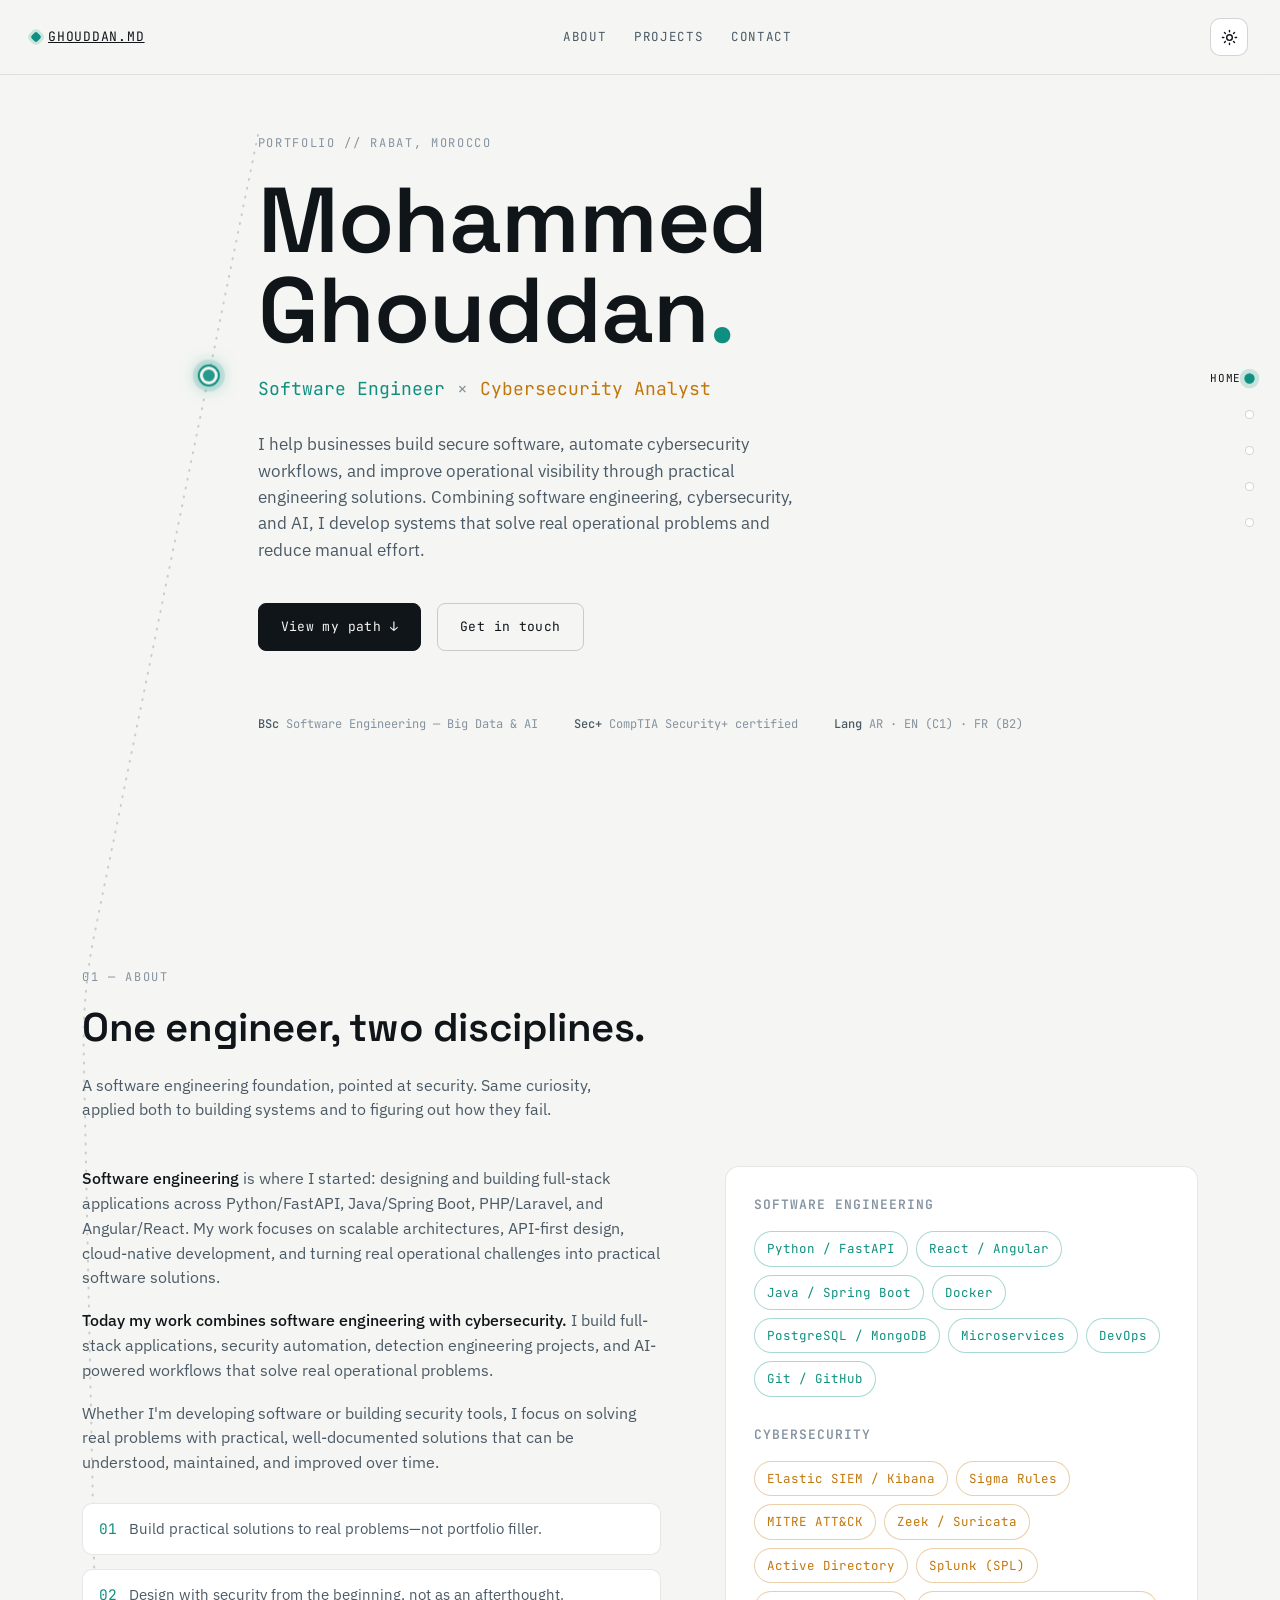
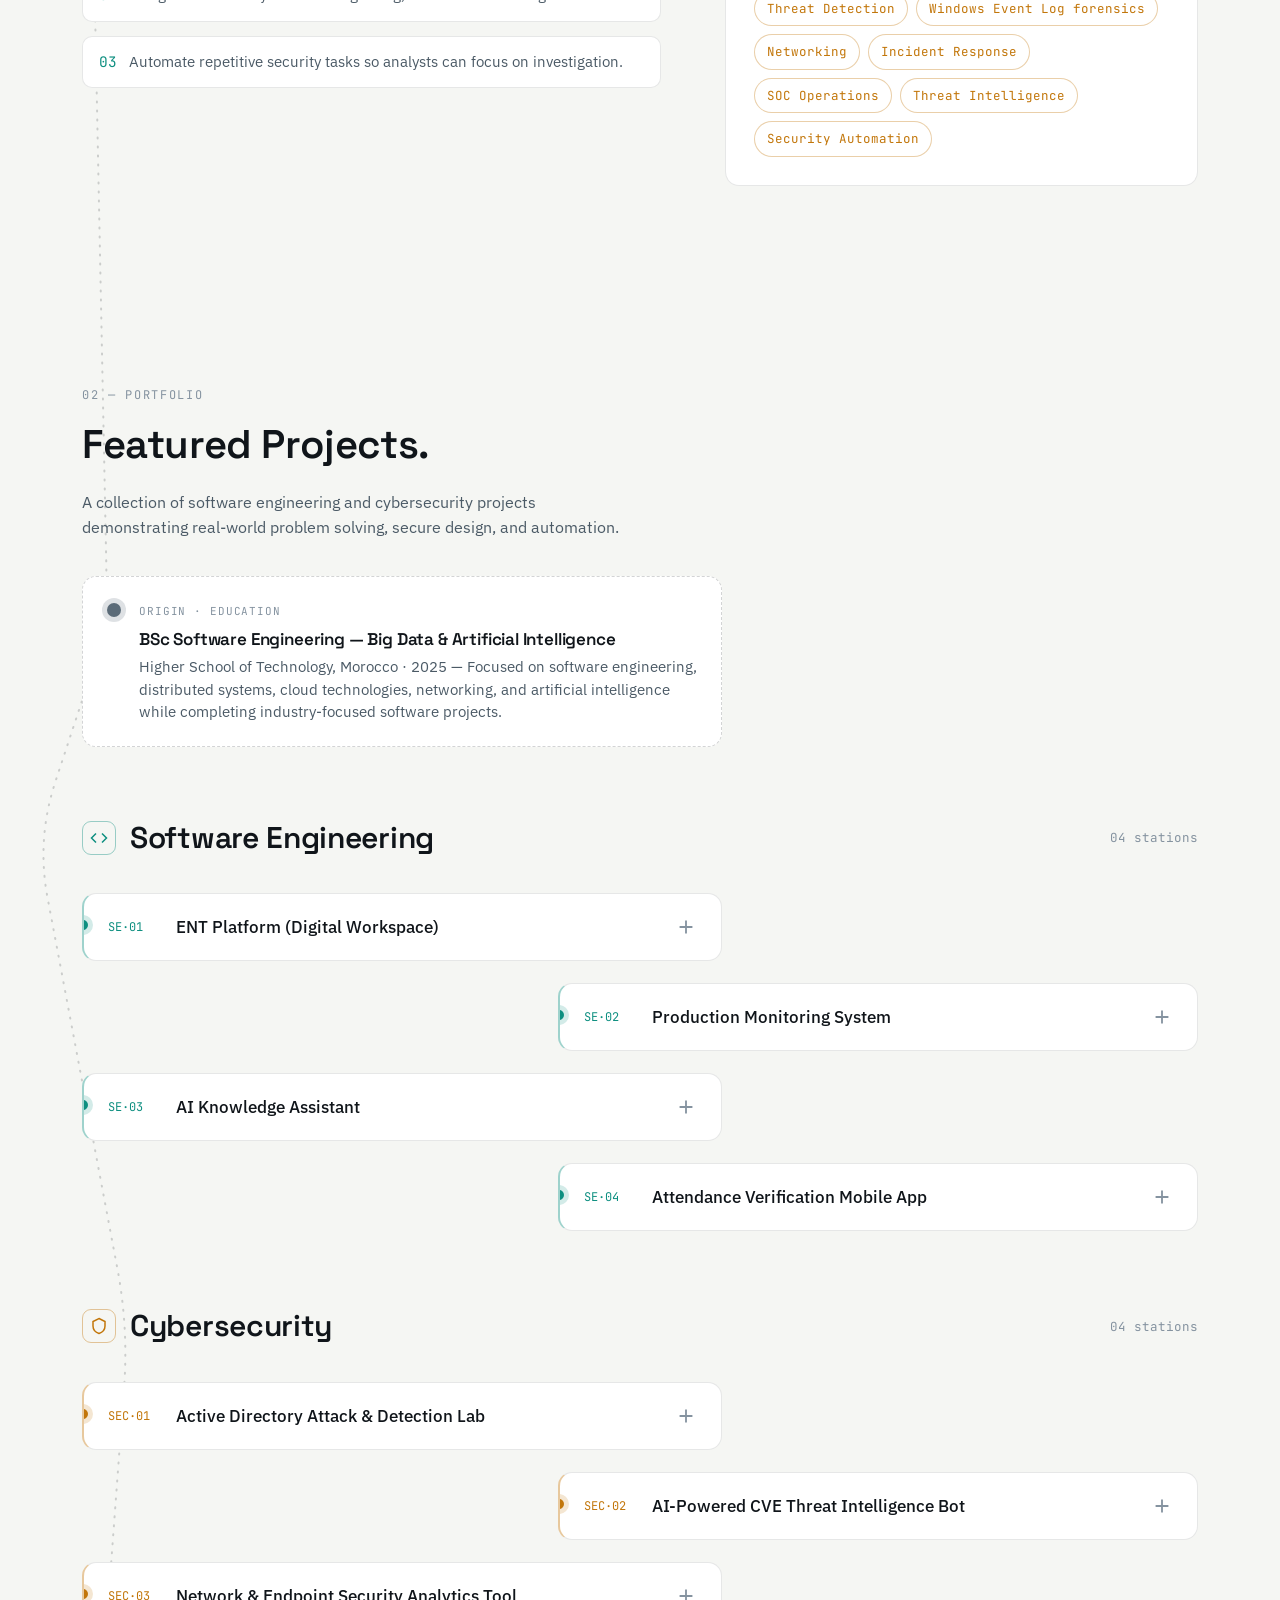
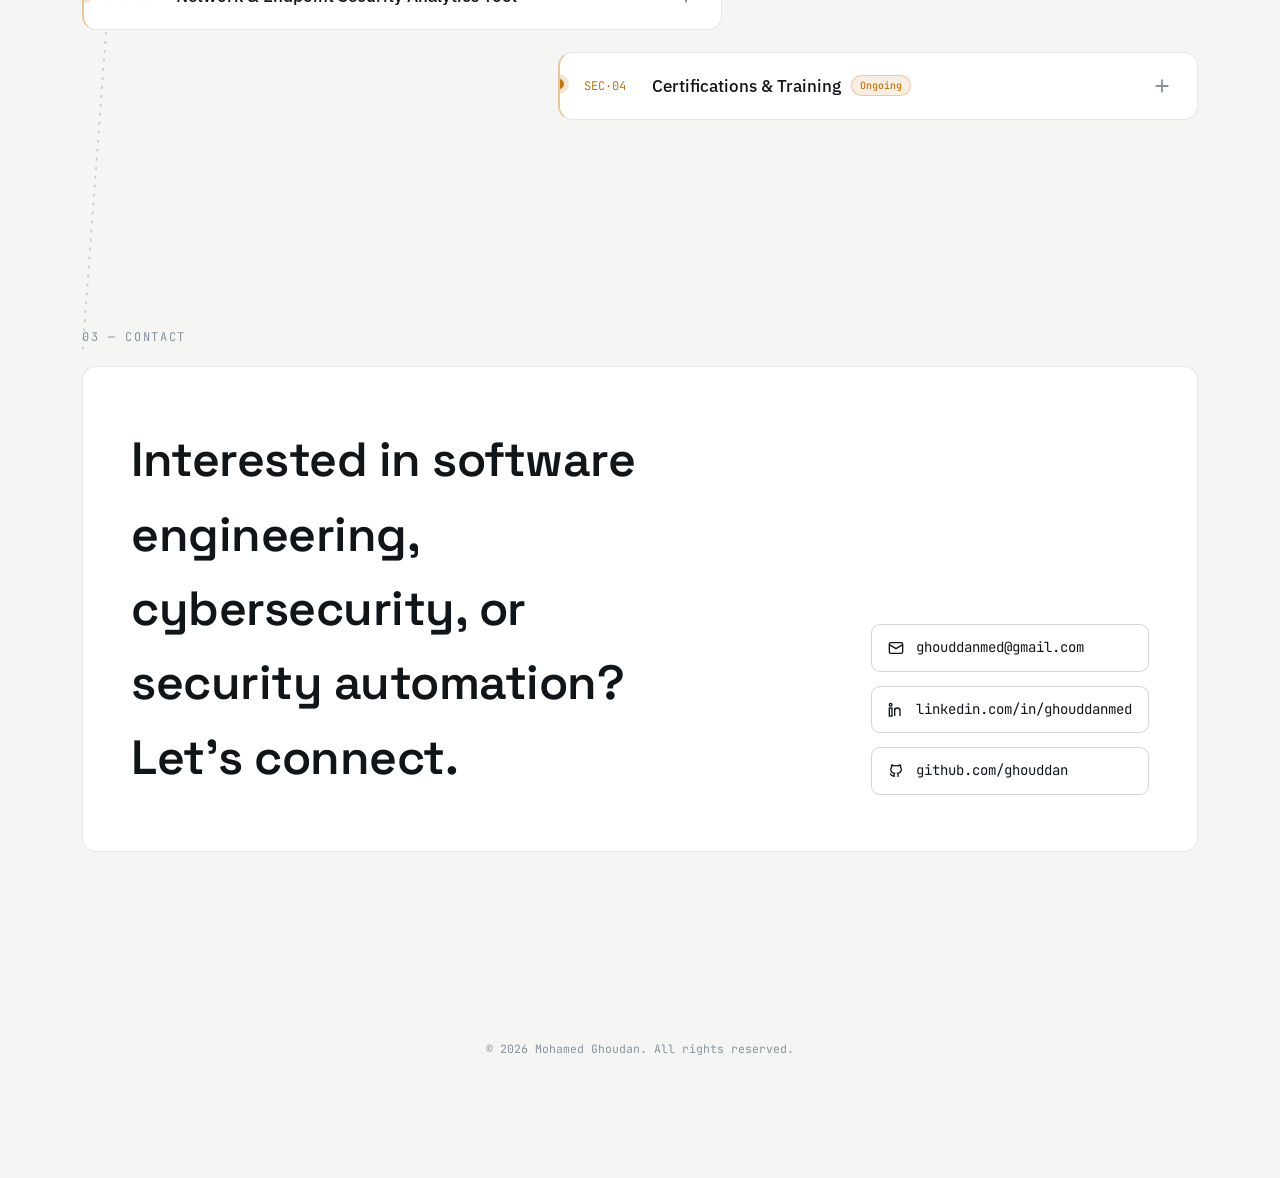
<file: index.html>
<!DOCTYPE html>
<html lang="en" data-theme="dark">
<head>
<meta charset="UTF-8">
<meta name="viewport" content="width=device-width, initial-scale=1.0">
<title>Mohammed Ghouddan — Software Engineer / Cybersecurity Analyst</title>
<meta name="description" content="Portfolio of Mohammed Ghouddan — Software Engineering and Cybersecurity projects, skills and roadmap.">
<link rel="preconnect" href="https://fonts.googleapis.com">
<link rel="preconnect" href="https://fonts.gstatic.com" crossorigin>
<link href="https://fonts.googleapis.com/css2?family=Space+Grotesk:wght@400;500;600;700&family=IBM+Plex+Sans:wght@400;500;600&family=JetBrains+Mono:wght@400;500;600&display=swap" rel="stylesheet">
<link rel="icon" type="image/x-icon" href="favicon2.png">
<link rel="stylesheet" href="GHOUDDAN.css">
</head>
<body>

<header class="topnav">
  <a href="#hero" class="brand"><span class="brand-dot"></span> GHOUDDAN.MD</a>
  <nav class="topnav-links">
    <a href="#about">About</a>
    <a href="#portfolio">Projects</a>
    <a href="#contact">Contact</a>
  </nav>
  <button class="theme-toggle" id="themeToggle" aria-label="Toggle dark and light mode">
    <svg class="icon-sun" viewBox="0 0 24 24" fill="none" stroke-width="2" stroke-linecap="round"><circle cx="12" cy="12" r="4"/><path d="M12 2v2M12 20v2M4.9 4.9l1.4 1.4M17.7 17.7l1.4 1.4M2 12h2M20 12h2M4.9 19.1l1.4-1.4M17.7 6.3l1.4-1.4"/></svg>
    <svg class="icon-moon" viewBox="0 0 24 24" fill="none" stroke-width="2" stroke-linecap="round" stroke-linejoin="round"><path d="M21 12.79A9 9 0 1111.21 3 7 7 0 0021 12.79z"/></svg>
  </button>
</header>

<!-- Traveling spine / avatar layer -->
<div id="spine-layer">
  <svg id="spine-svg">
    <defs>
      <linearGradient id="spineGradient" x1="0" y1="0" x2="0" y2="1">
        <stop offset="0%" stop-color="var(--accent-se)"/>
        <stop offset="100%" stop-color="var(--accent-sec)"/>
      </linearGradient>
    </defs>
    <path id="spine-path"></path>
  </svg>
  <div class="avatar" id="avatar"><div class="avatar-core"></div></div>
</div>

<!-- Side navigation rail -->
<nav class="rail" id="rail">
  <button class="rail-item" data-target="hero"><span class="rail-label">Home</span><span class="rail-dot"></span></button>
  <button class="rail-item" data-target="about"><span class="rail-label">About</span><span class="rail-dot"></span></button>
  <button class="rail-item" data-lane="se" data-target="lane-se"><span class="rail-label">Software Eng.</span><span class="rail-dot"></span></button>
  <button class="rail-item" data-lane="sec" data-target="lane-sec"><span class="rail-label">Cybersecurity</span><span class="rail-dot"></span></button>
  <button class="rail-item" data-target="contact"><span class="rail-label">Contact</span><span class="rail-dot"></span></button>
</nav>

<main>

  <!-- ================= HERO ================= -->
  <section class="section hero" id="hero">
    <div class="wrap">
      <div class="path-node" id="anchor-hero"></div>
      <p class="eyebrow">Portfolio // Rabat, Morocco</p>
      <h1>Mohammed<br>Ghouddan<span class="accent">.</span></h1>
      <p class="hero-title">
        <span class="tag-se">Software Engineer</span>
        <span class="sep">×</span>
        <span class="tag-sec">Cybersecurity Analyst</span>
      </p>
      <p class="hero-tagline">I help businesses build secure software, automate cybersecurity workflows, and improve operational visibility through practical engineering solutions. Combining software engineering, cybersecurity, and AI, I develop systems that solve real operational problems and reduce manual effort.</p>
      <div class="hero-ctas">
        <a href="#portfolio" class="btn btn-primary">View my path ↓</a>
        <a href="#contact" class="btn btn-ghost">Get in touch</a>
      </div>
      <div class="hero-meta">
        <span><b>BSc</b> Software Engineering — Big Data &amp; AI</span>
        <span><b>Sec+</b> CompTIA Security+ certified</span>
        <span><b>Lang</b> AR · EN (C1) · FR (B2)</span>
      </div>
    </div>
  </section>

  <!-- ================= ABOUT ================= -->
  <section class="section about reveal" id="about">
    <div class="wrap">
      <div class="path-node" id="anchor-about"></div>
      <div class="section-head">
        <p class="eyebrow">01 — About</p>
        <h2>One engineer, two disciplines.</h2>
        <p class="lede">A software engineering foundation, pointed at security. Same curiosity, applied both to building systems and to figuring out how they fail.</p>
      </div>
      <div class="about-grid">
        <div class="about-story">
          <p><strong>Software engineering</strong> is where I started: designing and building full-stack applications across Python/FastAPI, Java/Spring Boot, PHP/Laravel, and Angular/React. My work focuses on scalable architectures, API-first design, cloud-native development, and turning real operational challenges into practical software solutions.</p>
          <p><strong>Today my work combines software engineering with cybersecurity.</strong> I build full-stack applications, security automation, detection engineering projects, and AI-powered workflows that solve real operational problems.</p>
          <p>Whether I'm developing software or building security tools, I focus on solving real problems with practical, well-documented solutions that can be understood, maintained, and improved over time.</p>
          <ul class="philosophy-list">
            <li><span class="glyph">01</span> Build practical solutions to real problems—not portfolio filler.</li>
            <li><span class="glyph">02</span> Design with security from the beginning, not as an afterthought.</li>
            <li><span class="glyph">03</span>Automate repetitive security tasks so analysts can focus on investigation.</li>
          </ul>
        </div>
        <div class="skills-panel">
          <h3>Software Engineering</h3>
          <div class="chip-row">
            <span class="chip se">Python / FastAPI</span>
            <span class="chip se">React / Angular</span>
            <span class="chip se">Java / Spring Boot</span>
            <span class="chip se">Docker</span>
            <span class="chip se">PostgreSQL / MongoDB</span>
            <span class="chip se">Microservices</span>
            <span class="chip se">DevOps</span>
            <span class="chip se">Git / GitHub</span>

            
          </div>
          <h3 class="sec-h">Cybersecurity</h3>
          <div class="chip-row">
            <span class="chip sec">Elastic SIEM / Kibana</span>
            <span class="chip sec">Sigma Rules</span>
            <span class="chip sec">MITRE ATT&amp;CK</span>
            <span class="chip sec">Zeek / Suricata</span>
            <span class="chip sec">Active Directory</span>
            <span class="chip sec">Splunk (SPL)</span>
            <span class="chip sec">Threat Detection</span>
            <span class="chip sec">Windows Event Log forensics</span>
            <span class="chip sec">Networking</span>
            <span class="chip sec">Incident Response</span>
            <span class="chip sec">SOC Operations</span>
            <span class="chip sec">Threat Intelligence</span>
            <span class="chip sec">Security Automation</span>
          </div>
        </div>
      </div>
    </div>
  </section>

  <!-- ================= PORTFOLIO / ROADMAP ================= -->
  <section class="section portfolio reveal" id="portfolio">
    <div class="wrap">
      <div class="section-head portfolio-header">
        <p class="eyebrow">02 — Portfolio</p>
        <h2>Featured Projects.</h2>
        <p class="lede">A collection of software engineering and cybersecurity projects demonstrating real-world problem solving, secure design, and automation.</p>
      </div>

      <div class="edu-node">
        <div class="path-node" id="anchor-edu"></div>
        <div class="node-marker"></div>
        <div>
          <p class="node-label">Origin · Education</p>
          <h4>BSc Software Engineering — Big Data &amp; Artificial Intelligence</h4>
          <p>Higher School of Technology, Morocco · 2025 — Focused on software engineering, distributed systems, cloud technologies, networking, and artificial intelligence while completing industry-focused software projects.</p>
        </div>
      </div>

      <!-- ===== SE LANE ===== -->
      <div class="lane lane-se" id="lane-se">
        <div class="path-node" id="anchor-lane-se"></div>
        <div class="lane-head">
          <span class="lane-icon"><svg viewBox="0 0 24 24" fill="none" stroke="currentColor" stroke-width="2"><polyline points="16 18 22 12 16 6"/><polyline points="8 6 2 12 8 18"/></svg></span>
          <h3>Software Engineering</h3>
          <span class="lane-sub">04 stations</span>
        </div>
        <div class="stations">

          <article class="station" data-lane="se">
            <div class="node-marker"></div>
            <button class="station-toggle" aria-expanded="false">
              <span class="station-index">SE·01</span>
              <span class="station-title">ENT Platform (Digital Workspace)</span>
              <span class="station-caret"><svg viewBox="0 0 24 24" fill="none" stroke="currentColor" stroke-width="2"><path d="M12 5v14M5 12h14"/></svg></span>
            </button>
            <div class="station-panel">
              <div class="station-panel-inner">
                <dl class="station-grid">
                  <div><dt>The Problem</dt><dd>Teams needed one secure, centralized digital workspace for files and internal comms instead of fragmented tools scattered across services.</dd></div>
                  <div><dt>The Process</dt><dd>Designed a microservices architecture, built an auth layer around Keycloak/JWT, wired MinIO for distributed file storage with role-controlled access, and containerized every service with Docker for repeatable deploys.</dd></div>
                  <div><dt>Tools Used</dt><dd><div class="tool-chip-row"><span class="tool-chip">Python</span><span class="tool-chip">FastAPI</span><span class="tool-chip">React</span><span class="tool-chip">Cassandra</span><span class="tool-chip">MinIO</span><span class="tool-chip">Redis</span><span class="tool-chip">Docker</span><span class="tool-chip">Keycloak</span></div></dd></div>
                  <div><dt>Result / Impact</dt><dd>Delivered a secure, scalable digital workspace with centralized authentication, distributed storage, and role-based access for multiple user groups.</dd></div>
                </dl>
              </div>
            </div>
          </article>

          <article class="station" data-lane="se">
            <div class="node-marker"></div>
            <button class="station-toggle" aria-expanded="false">
              <span class="station-index">SE·02</span>
              <span class="station-title">Production Monitoring System</span>
              <span class="station-caret"><svg viewBox="0 0 24 24" fill="none" stroke="currentColor" stroke-width="2"><path d="M12 5v14M5 12h14"/></svg></span>
            </button>
            <div class="station-panel">
              <div class="station-panel-inner">
                <dl class="station-grid">
                  <div><dt>The Problem</dt><dd>The factory had no real-time visibility into production. Machine failures and downtime were detected late, leading to delayed responses and reduced efficiency.</dd></div>
                  <div><dt>The Process</dt><dd>Developed a real-time production monitoring platform with live dashboards, machine status tracking, alerting, and production traceability.</dd></div>
                  <div><dt>Tools Used</dt><dd><div class="tool-chip-row"><span class="tool-chip">Angular</span><span class="tool-chip">Spring Boot</span><span class="tool-chip">REST APIs</span><span class="tool-chip">Java</span></div></dd></div>
                  <div><dt>Result / Impact</dt><dd>Real-time dashboards that cut the time to spot anomalies, directly reducing unplanned downtime windows.</dd></div>
                </dl>
              </div>
            </div>
          </article>

          <article class="station" data-lane="se">
            <div class="node-marker"></div>
            <button class="station-toggle" aria-expanded="false">
              <span class="station-index">SE·03</span>
              <span class="station-title">AI Knowledge Assistant</span>
              <span class="station-caret"><svg viewBox="0 0 24 24" fill="none" stroke="currentColor" stroke-width="2"><path d="M12 5v14M5 12h14"/></svg></span>
            </button>
            <div class="station-panel">
              <div class="station-panel-inner">
                <dl class="station-grid">
                  <div><dt>The Problem</dt><dd>Internal teams needed a fast way to query organization-specific knowledge without digging through scattered documents.</dd></div>
                  <div><dt>The Process</dt><dd>Scraped and structured organizational web data, then layered prompt design and NLP techniques on top of LLaMA 3 to keep answers grounded and contextual.</dd></div>
                  <div><dt>Tools Used</dt><dd><div class="tool-chip-row"><span class="tool-chip">LLaMA 3</span><span class="tool-chip">Python</span><span class="tool-chip">NLP</span><span class="tool-chip">Prompt Engineering</span></div></dd></div>
                  <div><dt>Result / Impact</dt><dd>Reduced the time required to find organization-specific information by providing contextual answers through a conversational interface.</dd></div>
                </dl>
              </div>
            </div>
          </article>

          <article class="station" data-lane="se">
            <div class="node-marker"></div>
            <button class="station-toggle" aria-expanded="false">
              <span class="station-index">SE·04</span>
              <span class="station-title">Attendance Verification Mobile App</span>
              <span class="station-caret"><svg viewBox="0 0 24 24" fill="none" stroke="currentColor" stroke-width="2"><path d="M12 5v14M5 12h14"/></svg></span>
            </button>
            <div class="station-panel">
              <div class="station-panel-inner">
                <dl class="station-grid">
                  <div><dt>The Problem</dt><dd>Manual attendance tracking was slow, error-prone, and easy to falsify.</dd></div>
                  <div><dt>The Process</dt><dd>Built a Flutter app with QR-code check-in and designed a fast, intuitive mobile UI for scanning under real classroom conditions.</dd></div>
                  <div><dt>Tools Used</dt><dd><div class="tool-chip-row"><span class="tool-chip">Flutter</span><span class="tool-chip">Dart</span><span class="tool-chip">QR Scanning</span></div></dd></div>
                  <div><dt>Result / Impact</dt><dd>Digitized attendance tracking, reducing manual work while providing fast and reliable verification for instructors.</dd></div>
                </dl>
              </div>
            </div>
          </article>

        </div>
      </div>

      <!-- ===== SECURITY LANE ===== -->
      <div class="lane lane-sec" id="lane-sec">
        <div class="path-node" id="anchor-lane-sec"></div>
        <div class="lane-head">
          <span class="lane-icon"><svg viewBox="0 0 24 24" fill="none" stroke="currentColor" stroke-width="2"><path d="M12 2l8 4v6c0 5-3.4 8.4-8 10-4.6-1.6-8-5-8-10V6l8-4z"/></svg></span>
          <h3>Cybersecurity</h3>
          <span class="lane-sub">04 stations</span>
        </div>
        <div class="stations">

          <article class="station" data-lane="sec">
            <div class="node-marker"></div>
            <button class="station-toggle" aria-expanded="false">
              <span class="station-index">SEC·01</span>
              <span class="station-title">Active Directory Attack &amp; Detection Lab</span>
              <span class="station-caret"><svg viewBox="0 0 24 24" fill="none" stroke="currentColor" stroke-width="2"><path d="M12 5v14M5 12h14"/></svg></span>
            </button>
            <div class="station-panel">
              <div class="station-panel-inner">
                <dl class="station-grid">
                  <div><dt>The Problem</dt><dd>Organizations need reliable methods to detect common Active Directory attack techniques before they become security incidents.</dd></div>
                  <div><dt>The Process</dt><dd>Deployed a full virtualized enterprise environment — Windows Server AD/DC, domain-joined clients, a Kali attacker VM, Elastic SIEM, Zeek, Suricata and Sysmon telemetry — then ran 10+ attack scenarios (Kerberoasting, Pass-the-Hash, credential dumping, lateral movement, persistence, C2) and wrote a Sigma rule for each, mapped to MITRE ATT&amp;CK.</dd></div>
                  <div><dt>Tools Used</dt><dd><div class="tool-chip-row"><span class="tool-chip">Elastic SIEM</span><span class="tool-chip">Zeek</span><span class="tool-chip">Suricata</span><span class="tool-chip">Sysmon</span><span class="tool-chip">Sigma</span><span class="tool-chip">MITRE ATT&amp;CK</span><span class="tool-chip">Kali Linux</span></div></dd></div>
                  <div><dt>Result / Impact</dt><dd>10+ documented attack-and-detect cycles published to GitHub with incident reports, IOC lists and detection-gap analysis, written to SOC reporting standards.</dd></div>
                </dl>
              </div>
            </div>
          </article>

          <article class="station" data-lane="sec">
            <div class="node-marker"></div>
            <button class="station-toggle" aria-expanded="false">
              <span class="station-index">SEC·02</span>
              <span class="station-title">AI-Powered CVE Threat Intelligence Bot</span>
              <span class="station-caret"><svg viewBox="0 0 24 24" fill="none" stroke="currentColor" stroke-width="2"><path d="M12 5v14M5 12h14"/></svg></span>
            </button>
            <div class="station-panel">
              <div class="station-panel-inner">
                <dl class="station-grid">
                  <div><dt>The Problem</dt><dd>Roughly 287 new CVEs surface daily — manually triaging which ones actually matter isn't sustainable for a small team.</dd></div>
                  <div><dt>The Process</dt><dd>Built a pipeline pulling from NVD, CISA KEV and EPSS, ran everything through a 3-tier intelligent filter, then fed structured payloads to Gemini Flash to draft analyst-style briefings, delivered daily via Telegram on a cron schedule.</dd></div>
                  <div><dt>Tools Used</dt><dd><div class="tool-chip-row"><span class="tool-chip">Python</span><span class="tool-chip">NVD API</span><span class="tool-chip">CISA KEV</span><span class="tool-chip">EPSS</span><span class="tool-chip">Gemini Flash</span><span class="tool-chip">Telegram Bot API</span></div></dd></div>
                  <div><dt>Result / Impact</dt><dd>Automatically prioritized high-risk vulnerabilities and generated analyst-ready threat intelligence reports, reducing manual triage effort.</dd></div>
                </dl>
              </div>
            </div>
          </article>

          <article class="station" data-lane="sec">
            <div class="node-marker"></div>
            <button class="station-toggle" aria-expanded="false">
              <span class="station-index">SEC·03</span>
              <span class="station-title">Network &amp; Endpoint Security Analytics Tool</span>
              <span class="station-caret"><svg viewBox="0 0 24 24" fill="none" stroke="currentColor" stroke-width="2"><path d="M12 5v14M5 12h14"/></svg></span>
            </button>
            <div class="station-panel">
              <div class="station-panel-inner">
                <dl class="station-grid">
                  <div><dt>The Problem</dt><dd>Manual PCAP and log review during triage is slow, repetitive, and easy to get wrong under time pressure.</dd></div>
                  <div><dt>The Process</dt><dd>Built a Python engine on Scapy and Pandas for automated anomaly detection and IOC extraction across combined PCAP and log sources, producing structured triage reports.</dd></div>
                  <div><dt>Tools Used</dt><dd><div class="tool-chip-row"><span class="tool-chip">Python</span><span class="tool-chip">Scapy</span><span class="tool-chip">Pandas</span></div></dd></div>
                  <div><dt>Result / Impact</dt><dd>Accelerated SOC investigations by automating network traffic analysis, IOC extraction, and report generation.</dd></div>
                </dl>
              </div>
            </div>
          </article>

          <article class="station is-cert" data-lane="sec">
            <div class="node-marker"></div>
            <button class="station-toggle" aria-expanded="false">
              <span class="station-index">SEC·04</span>
              <span class="station-title">Certifications &amp; Training <span class="cert-badge">Ongoing</span></span>
              <span class="station-caret"><svg viewBox="0 0 24 24" fill="none" stroke="currentColor" stroke-width="2"><path d="M12 5v14M5 12h14"/></svg></span>
            </button>
            <div class="station-panel">
              <div class="station-panel-inner">
                <dl class="station-grid">
                  <div><dt>The Problem</dt><dd>Needed a structured, verifiable way to build and prove SOC-relevant knowledge — SIEM operations, network analysis, incident response — beyond self-directed lab work.</dd></div>
                  <div><dt>The Process</dt><dd>Completed the TryHackMe SOC Analyst Level 1 path end-to-end (SIEM operations, network traffic analysis, endpoint detection, threat intel, phishing analysis, incident response) and earned CompTIA Security+, publishing a write-up for every lab to GitHub.</dd></div>
                  <div><dt>Tools Used</dt><dd><div class="tool-chip-row"><span class="tool-chip">CompTIA Security+</span><span class="tool-chip">TryHackMe</span><span class="tool-chip">SOC Level 1 Path</span></div></dd></div>
                  <div><dt>Result / Impact</dt><dd>CompTIA Security+ (valid Apr 2026 – Apr 2029) plus a full, publicly documented SOC Analyst L1 curriculum — consistent documentation practice aligned with professional SOC reporting.</dd></div>
                </dl>
              </div>
            </div>
          </article>

        </div>
      </div>

    </div>
  </section>

  <!-- ================= CONTACT ================= -->
  <section class="section contact reveal" id="contact">
    <div class="wrap">
      <div class="path-node" id="anchor-contact"></div>
      <p class="eyebrow">03 — Contact</p>
      <div class="contact-box" style="margin-top:20px;">
        <h2>Interested in software engineering, cybersecurity, or security automation? Let's connect.</h2>
        <div class="contact-links">
          <a class="contact-link" href="mailto:ghouddanmed@gmail.com">
            <svg viewBox="0 0 24 24" fill="none" stroke="currentColor" stroke-width="2"><rect x="2" y="4" width="20" height="16" rx="2"/><path d="M2 7l10 6 10-6"/></svg>
            <span>ghouddanmed@gmail.com</span>
          </a>
          <a class="contact-link" href="https://linkedin.com/in/ghouddanmed" target="_blank" rel="noopener">
            <svg viewBox="0 0 24 24" fill="none" stroke="currentColor" stroke-width="2"><rect x="2" y="9" width="4" height="12"/><circle cx="4" cy="4" r="2"/><path d="M10 9v12M10 13a4 4 0 018 0v8"/></svg>
            <span>linkedin.com/in/ghouddanmed</span>
          </a>
          <a class="contact-link" href="https://github.com/ghouddan" target="_blank" rel="noopener">
            <svg viewBox="0 0 24 24" fill="none" stroke="currentColor" stroke-width="2"><path d="M9 19c-4.3 1.4-4.3-2.5-6-3m12 5v-3.5c0-1 .1-1.4-.5-2 2.8-.3 5.5-1.4 5.5-6a4.6 4.6 0 00-1.3-3.2 4.2 4.2 0 00-.1-3.2s-1.1-.3-3.5 1.3a12.3 12.3 0 00-6.2 0C6.7 2.8 5.6 3.1 5.6 3.1a4.2 4.2 0 00-.1 3.2A4.6 4.6 0 004.2 9.5c0 4.6 2.7 5.7 5.5 6-.6.6-.6 1.2-.5 2V21"/></svg>
            <span>github.com/ghouddan</span>
          </a>
        </div>
      </div>
    </div>
  </section>

  <p class="footer">© 2026 Mohamed Ghoudan. All rights reserved.</p>
</main>
<script src="GHOUDDAN.js"></script>
</body>
</html>
</file>
<file: GHOUDDAN.css>
/* ============ TOKENS ============ */
:root{
  --bg:#0B0F14;
  --bg-elevated:#111820;
  --surface:#141B24;
  --surface-2:#182029;
  --text:#E7EDF3;
  --text-muted:#8FA0AF;
  --text-faint:#5C6C7A;
  --border:rgba(231,237,243,0.10);
  --border-strong:rgba(231,237,243,0.18);
  --accent-se:#2DD4BF;
  --accent-se-rgb:45,212,191;
  --accent-sec:#F5A623;
  --accent-sec-rgb:245,166,35;
  --accent-neutral:#7C8B99;
  --shadow:0 20px 60px -20px rgba(0,0,0,0.6);
  --radius:14px;
  --font-display:'Space Grotesk', sans-serif;
  --font-body:'IBM Plex Sans', sans-serif;
  --font-mono:'JetBrains Mono', monospace;
  --maxw:1180px;
  --dur:0.5s;
  --ease:cubic-bezier(.22,.61,.36,1);
}
html[data-theme="light"]{
  --bg:#F5F6F3;
  --bg-elevated:#FFFFFF;
  --surface:#FFFFFF;
  --surface-2:#EEF1EE;
  --text:#10151A;
  --text-muted:#4B5A66;
  --text-faint:#8593A0;
  --border:rgba(16,21,26,0.10);
  --border-strong:rgba(16,21,26,0.18);
  --accent-se:#0E8F80;
  --accent-se-rgb:14,143,128;
  --accent-sec:#C2760A;
  --accent-sec-rgb:194,118,10;
  --accent-neutral:#5B6B78;
  --shadow:0 20px 50px -24px rgba(16,21,26,0.25);
}

*{box-sizing:border-box;}
html{scroll-behavior:smooth;}
@media (prefers-reduced-motion: reduce){
  html{scroll-behavior:auto;}
  *{animation-duration:0.001ms !important; animation-iteration-count:1 !important; transition-duration:0.001ms !important;}
}
body{
  margin:0;
  background:var(--bg);
  color:var(--text);
  font-family:var(--font-body);
  line-height:1.55;
  -webkit-font-smoothing:antialiased;
  transition:background var(--dur) var(--ease), color var(--dur) var(--ease);
  overflow-x:hidden;
}
h1,h2,h3,h4{
  font-family:var(--font-display);
  margin:0;
  letter-spacing:-0.01em;
  font-weight:600;
}
p{margin:0;}
a{color:inherit;}
button{font-family:inherit;cursor:pointer;}
.eyebrow{
  font-family:var(--font-mono);
  font-size:12px;
  letter-spacing:0.14em;
  text-transform:uppercase;
  color:var(--text-faint);
}
.wrap{max-width:var(--maxw); margin:0 auto; padding:0 32px;}
@media (max-width:640px){.wrap{padding:0 20px;}}

::selection{background:rgba(var(--accent-se-rgb),0.35); color:var(--text);}
:focus-visible{outline:2px solid var(--accent-se); outline-offset:3px; border-radius:4px;}

/* ============ TOP NAV ============ */
.topnav{
  position:fixed; top:0; left:0; right:0; z-index:60;
  display:flex; align-items:center; justify-content:space-between;
  padding:18px 32px;
  backdrop-filter:blur(10px);
  background:color-mix(in srgb, var(--bg) 78%, transparent);
  border-bottom:1px solid var(--border);
}
.brand{
  font-family:var(--font-mono);
  font-size:13px;
  letter-spacing:0.06em;
  display:flex; align-items:center; gap:8px;
}
.brand-dot{width:8px;height:8px;border-radius:2px;background:var(--accent-se); box-shadow:0 0 0 3px rgba(var(--accent-se-rgb),0.18); transform:rotate(45deg);}
.topnav-links{display:flex; align-items:center; gap:28px;}
.topnav-links a{
  font-family:var(--font-mono);
  font-size:12.5px;
  letter-spacing:0.05em;
  text-transform:uppercase;
  text-decoration:none;
  color:var(--text-muted);
  position:relative;
  padding:4px 0;
  transition:color 0.2s var(--ease);
}
.topnav-links a:hover{color:var(--text);}
.topnav-links a::after{
  content:''; position:absolute; left:0; bottom:-2px; width:0; height:1px;
  background:var(--accent-se); transition:width 0.25s var(--ease);
}
.topnav-links a:hover::after{width:100%;}
@media (max-width:768px){.topnav-links{display:none;}}

.theme-toggle{
  width:38px; height:38px; border-radius:10px;
  border:1px solid var(--border-strong);
  background:var(--surface);
  display:flex; align-items:center; justify-content:center;
  transition:border-color 0.2s var(--ease), transform 0.2s var(--ease);
}
.theme-toggle:hover{border-color:var(--accent-se);}
.theme-toggle svg{width:17px;height:17px; stroke:var(--text);}
html[data-theme="dark"] .icon-sun{display:none;}
html[data-theme="light"] .icon-moon{display:none;}

/* ============ SIDE RAIL NAV ============ */
.rail{
  position:fixed; right:26px; top:50%; transform:translateY(-50%);
  z-index:55; display:flex; flex-direction:column; gap:18px;
  align-items:flex-end;
}
.rail-item{
  display:flex; align-items:center; gap:10px;
  background:none; border:none; padding:2px 0;
  color:var(--text-faint);
}
.rail-dot{
  width:9px; height:9px; border-radius:50%;
  border:1.5px solid var(--border-strong);
  background:var(--bg-elevated);
  transition:all 0.25s var(--ease);
}
.rail-item .rail-label{
  font-family:var(--font-mono); font-size:11px; letter-spacing:0.06em;
  text-transform:uppercase; opacity:0; transform:translateX(6px);
  transition:all 0.2s var(--ease); white-space:nowrap;
}
.rail-item:hover .rail-label{opacity:1; transform:translateX(0);}
.rail-item.active .rail-dot{
  background:var(--accent-se); border-color:var(--accent-se);
  box-shadow:0 0 0 4px rgba(var(--accent-se-rgb),0.18);
  transform:scale(1.15);
}
.rail-item.active[data-lane="sec"] .rail-dot{background:var(--accent-sec); border-color:var(--accent-sec); box-shadow:0 0 0 4px rgba(var(--accent-sec-rgb),0.18);}
.rail-item.active .rail-label{opacity:1; color:var(--text);}
@media (max-width:768px){
  .rail{
    right:0; left:0; top:auto; bottom:0; transform:none;
    flex-direction:row; justify-content:center; gap:22px;
    background:color-mix(in srgb, var(--bg) 85%, transparent);
    backdrop-filter:blur(10px);
    border-top:1px solid var(--border);
    padding:12px 0 calc(12px + env(safe-area-inset-bottom));
  }
  .rail-label{display:none !important;}
}

/* ============ SPINE / PATH LAYER ============ */
#spine-layer{
  position:absolute; top:0; left:0; width:100%; pointer-events:none; z-index:1;
}
#spine-svg{position:absolute; top:0; left:0; width:100%; height:100%; overflow:visible;}
#spine-path{
  fill:none;
  stroke:var(--border-strong);
  stroke-width:2;
  stroke-dasharray:1 8;
  stroke-linecap:round;
}
#spine-path-progress{
  fill:none;
  stroke:url(#spineGradient);
  stroke-width:2;
  stroke-linecap:round;
  transition:stroke-dashoffset 0.05s linear;
}
.avatar{
  position:absolute; top:0; left:0; width:22px; height:22px;
  transform:translate(-50%,-50%);
  z-index:2; will-change:transform;
}
.avatar-core{
  width:100%; height:100%; border-radius:50%;
  background:var(--bg);
  border:2px solid var(--accent-se);
  box-shadow:0 0 0 5px rgba(var(--accent-se-rgb),0.15), 0 0 18px rgba(var(--accent-se-rgb),0.5);
  transition:border-color 0.4s var(--ease), box-shadow 0.4s var(--ease);
}
.avatar-core::after{
  content:''; position:absolute; inset:5px; border-radius:50%;
  background:var(--accent-se);
  opacity:0.9;
}
.avatar.lane-sec .avatar-core{
  border-color:var(--accent-sec);
  box-shadow:0 0 0 5px rgba(var(--accent-sec-rgb),0.15), 0 0 18px rgba(var(--accent-sec-rgb),0.5);
}
.avatar.lane-sec .avatar-core::after{background:var(--accent-sec);}
.path-node{position:absolute; width:1px; height:1px;}

/* ============ SECTIONS ============ */
.section{position:relative; z-index:2; padding:140px 0 60px; scroll-margin-top:84px;}
.lane{scroll-margin-top:84px;}
.reveal{opacity:0; transform:translateY(24px); transition:opacity 0.7s var(--ease), transform 0.7s var(--ease);}
.reveal.in-view{opacity:1; transform:translateY(0);}

/* ---- HERO ---- */
.hero{
  min-height:92vh; display:flex; flex-direction:column; justify-content:center;
  padding-top:100px;
}
.hero .eyebrow{margin-bottom:22px;}
.hero h1{
  font-size:clamp(42px, 8vw, 92px);
  line-height:0.98;
  margin-bottom:20px;
}
.hero h1 .accent{color:var(--accent-se);}
.hero-title{
  font-family:var(--font-mono);
  font-size:clamp(14px,2vw,18px);
  color:var(--text-muted);
  display:flex; align-items:center; gap:12px; flex-wrap:wrap;
  margin-bottom:28px;
}
.hero-title .sep{color:var(--text-faint);}
.hero-title .tag-se{color:var(--accent-se);}
.hero-title .tag-sec{color:var(--accent-sec);}
.hero-tagline{
  max-width:560px; font-size:17px; color:var(--text-muted); margin-bottom:40px;
}
.hero-ctas{display:flex; gap:16px; flex-wrap:wrap;}
.btn{
  font-family:var(--font-mono); font-size:13px; letter-spacing:0.03em;
  padding:13px 22px; border-radius:8px; text-decoration:none;
  display:inline-flex; align-items:center; gap:8px;
  transition:transform 0.2s var(--ease), border-color 0.2s var(--ease), background 0.2s var(--ease);
  border:1px solid var(--border-strong);
}
.btn:hover{transform:translateY(-2px);}
.btn-primary{background:var(--text); color:var(--bg); border-color:var(--text);}
.btn-primary:hover{background:var(--accent-se); border-color:var(--accent-se); color:#04140F;}
.btn-ghost{background:transparent; color:var(--text);}
.btn-ghost:hover{border-color:var(--accent-sec); color:var(--accent-sec);}

.hero-meta{
  margin-top:64px; display:flex; gap:36px; flex-wrap:wrap;
  font-family:var(--font-mono); font-size:12px; color:var(--text-faint);
}
.hero-meta span b{color:var(--text-muted); font-weight:500;}

/* ---- ABOUT ---- */
.about-grid{display:grid; grid-template-columns:1.1fr 0.9fr; gap:64px; align-items:start;}
@media (max-width:860px){.about-grid{grid-template-columns:1fr; gap:40px;}}
.section-head{margin-bottom:44px;}
.section-head h2{font-size:clamp(28px,4vw,40px); margin-top:10px;}
.section-head .lede{color:var(--text-muted); margin-top:14px; max-width:560px; font-size:16px;}

.about-story p{color:var(--text-muted); margin-bottom:18px; font-size:16px;}
.about-story p:last-child{margin-bottom:0;}
.about-story strong{color:var(--text); font-weight:500;}

.philosophy-list{list-style:none; margin:28px 0 0; padding:0; display:grid; gap:14px;}
.philosophy-list li{
  display:flex; gap:12px; font-size:14.5px; color:var(--text-muted);
  padding:14px 16px; border:1px solid var(--border); border-radius:10px; background:var(--surface);
}
.philosophy-list li .glyph{color:var(--accent-se); font-family:var(--font-mono); flex-shrink:0;}

.skills-panel{
  background:var(--surface); border:1px solid var(--border); border-radius:var(--radius);
  padding:28px;
}
.skills-panel h3{font-size:13px; font-family:var(--font-mono); text-transform:uppercase; letter-spacing:0.08em; color:var(--text-faint); margin-bottom:16px;}
.skills-panel h3.sec-h{margin-top:28px;}
.chip-row{display:flex; flex-wrap:wrap; gap:8px;}
.chip{
  font-family:var(--font-mono); font-size:12.5px; padding:7px 12px;
  border-radius:20px; border:1px solid var(--border-strong); color:var(--text-muted);
  background:var(--bg-elevated);
}
.chip.se{border-color:rgba(var(--accent-se-rgb),0.35); color:var(--accent-se);}
.chip.sec{border-color:rgba(var(--accent-sec-rgb),0.35); color:var(--accent-sec);}

/* ---- PORTFOLIO / ROADMAP ---- */
.portfolio-header{text-align:left; margin-bottom:20px;}
.edu-node{
  display:flex; align-items:flex-start; gap:18px;
  margin:36px 0 68px;
  padding:22px 24px; border-radius:var(--radius);
  border:1px dashed var(--border-strong); background:var(--surface);
  max-width:640px;
}
.edu-node .node-marker{
  width:14px; height:14px; border-radius:50%; margin-top:4px; flex-shrink:0;
  background:var(--accent-neutral); box-shadow:0 0 0 5px color-mix(in srgb, var(--accent-neutral) 20%, transparent);
}
.edu-node .node-label{font-family:var(--font-mono); font-size:11px; text-transform:uppercase; letter-spacing:0.08em; color:var(--text-faint); margin-bottom:6px;}
.edu-node h4{font-size:17px; font-weight:600;}
.edu-node p{color:var(--text-muted); font-size:14.5px; margin-top:4px;}

.lane-head{
  display:flex; align-items:center; gap:14px; margin:64px 0 32px;
}
.lane-head h3{font-size:clamp(22px,3vw,30px);}
.lane-head .lane-icon{
  width:34px; height:34px; border-radius:9px; display:flex; align-items:center; justify-content:center;
  border:1px solid var(--border-strong);
}
.lane-se .lane-icon{color:var(--accent-se); border-color:rgba(var(--accent-se-rgb),0.4);}
.lane-sec .lane-icon{color:var(--accent-sec); border-color:rgba(var(--accent-sec-rgb),0.4);}
.lane-head .lane-icon svg{width:18px;height:18px;}
.lane-sub{font-family:var(--font-mono); font-size:12.5px; color:var(--text-faint); margin-left:auto;}

.lane{position:relative; padding-bottom:8px;}
.stations{display:grid; gap:22px;}

.station{
  position:relative;
  border:1px solid var(--border); border-radius:var(--radius);
  background:var(--surface);
  overflow:hidden;
  transition:border-color 0.25s var(--ease), transform 0.25s var(--ease);
  max-width:640px;
}
.lane-se .station:nth-child(even){margin-left:auto;}
.lane-sec .station:nth-child(even){margin-left:auto;}
@media (max-width:760px){
  .lane-se .station:nth-child(even), .lane-sec .station:nth-child(even){margin-left:0;}
}
.station:hover{border-color:var(--border-strong);}
.lane-se .station{border-left:2px solid rgba(var(--accent-se-rgb),0.4);}
.lane-sec .station{border-left:2px solid rgba(var(--accent-sec-rgb),0.4);}

.station .node-marker{
  position:absolute; top:26px; left:-1px; width:10px; height:10px; border-radius:50%;
  transform:translateX(-50%);
}
.lane-se .node-marker{background:var(--accent-se); box-shadow:0 0 0 5px rgba(var(--accent-se-rgb),0.18);}
.lane-sec .node-marker{background:var(--accent-sec); box-shadow:0 0 0 5px rgba(var(--accent-sec-rgb),0.18);}

.station-toggle{
  width:100%; display:flex; align-items:center; gap:16px;
  background:none; border:none; padding:22px 24px; text-align:left;
  color:var(--text);
}
.station-index{
  font-family:var(--font-mono); font-size:12px; color:var(--text-faint);
  flex-shrink:0; width:52px;
}
.lane-se .station-index{color:var(--accent-se);}
.lane-sec .station-index{color:var(--accent-sec);}
.station-title{font-size:17px; font-weight:500; flex:1;}
.station-caret{
  width:22px; height:22px; flex-shrink:0; color:var(--text-faint);
  transition:transform 0.3s var(--ease);
}
.station-toggle[aria-expanded="true"] .station-caret{transform:rotate(45deg); color:var(--accent-se);}
.lane-sec .station-toggle[aria-expanded="true"] .station-caret{color:var(--accent-sec);}

.station-panel{
  max-height:0; overflow:hidden; transition:max-height 0.4s var(--ease);
}
.station-panel-inner{padding:2px 24px 26px 24px;}
.station-grid{display:grid; gap:18px; margin:0;}
.station-grid > div{border-top:1px solid var(--border); padding-top:14px;}
.station-grid dt{
  font-family:var(--font-mono); font-size:11px; text-transform:uppercase; letter-spacing:0.08em;
  color:var(--text-faint); margin-bottom:6px;
}
.station-grid dd{margin:0; font-size:14.5px; color:var(--text-muted);}
.tool-chip-row{display:flex; flex-wrap:wrap; gap:7px;}
.tool-chip{
  font-family:var(--font-mono); font-size:11.5px; padding:5px 10px; border-radius:6px;
  background:var(--bg-elevated); border:1px solid var(--border-strong); color:var(--text-muted);
}

/* Certification node style variant */
.station.is-cert .station-title{display:flex; align-items:center; gap:10px;}
.cert-badge{
  font-family:var(--font-mono); font-size:10px; padding:3px 8px; border-radius:20px;
  background:rgba(var(--accent-sec-rgb),0.12); color:var(--accent-sec); border:1px solid rgba(var(--accent-sec-rgb),0.3);
}

/* ---- CONTACT ---- */
.contact{padding-bottom:160px;}
.contact-box{
  border:1px solid var(--border); border-radius:var(--radius); background:var(--surface);
  padding:56px 48px; display:flex; justify-content:space-between; align-items:flex-end; gap:40px; flex-wrap:wrap;
}
.contact-box h2{font-size:clamp(30px,5vw,48px); max-width:520px;}
.contact-links{display:flex; flex-direction:column; gap:14px;}
.contact-link{
  display:flex; align-items:center; gap:12px; text-decoration:none; color:var(--text);
  font-family:var(--font-mono); font-size:14px; padding:12px 16px; border:1px solid var(--border-strong);
  border-radius:9px; transition:all 0.2s var(--ease); min-width:260px;
  max-width:100%;
}
.contact-link:hover{border-color:var(--accent-se); color:var(--accent-se); transform:translateX(4px);}
.contact-link svg{width:16px; height:16px; flex-shrink:0;}
.contact-link span{
  min-width:0;
  overflow-wrap:anywhere;
  word-break:break-word;
}
@media (max-width:760px){
  .contact-box{
    justify-content:center;
    align-items:center;
    text-align:center;
    padding:32px 20px;
    gap:28px;
  }
  .contact-box h2{
    max-width:100%;
    width:100%;
  }
  .contact-links{
    width:100%;
    align-items:center;
  }
  .contact-link{
    min-width:auto;
    width:100%;
    max-width:560px;
    text-align:left;
  }
}
.footer{
  text-align:center; padding:28px 0 120px; font-family:var(--font-mono); font-size:11.5px; color:var(--text-faint);
}
@media (max-width:768px){.footer{padding-bottom:90px;}}
</file>
